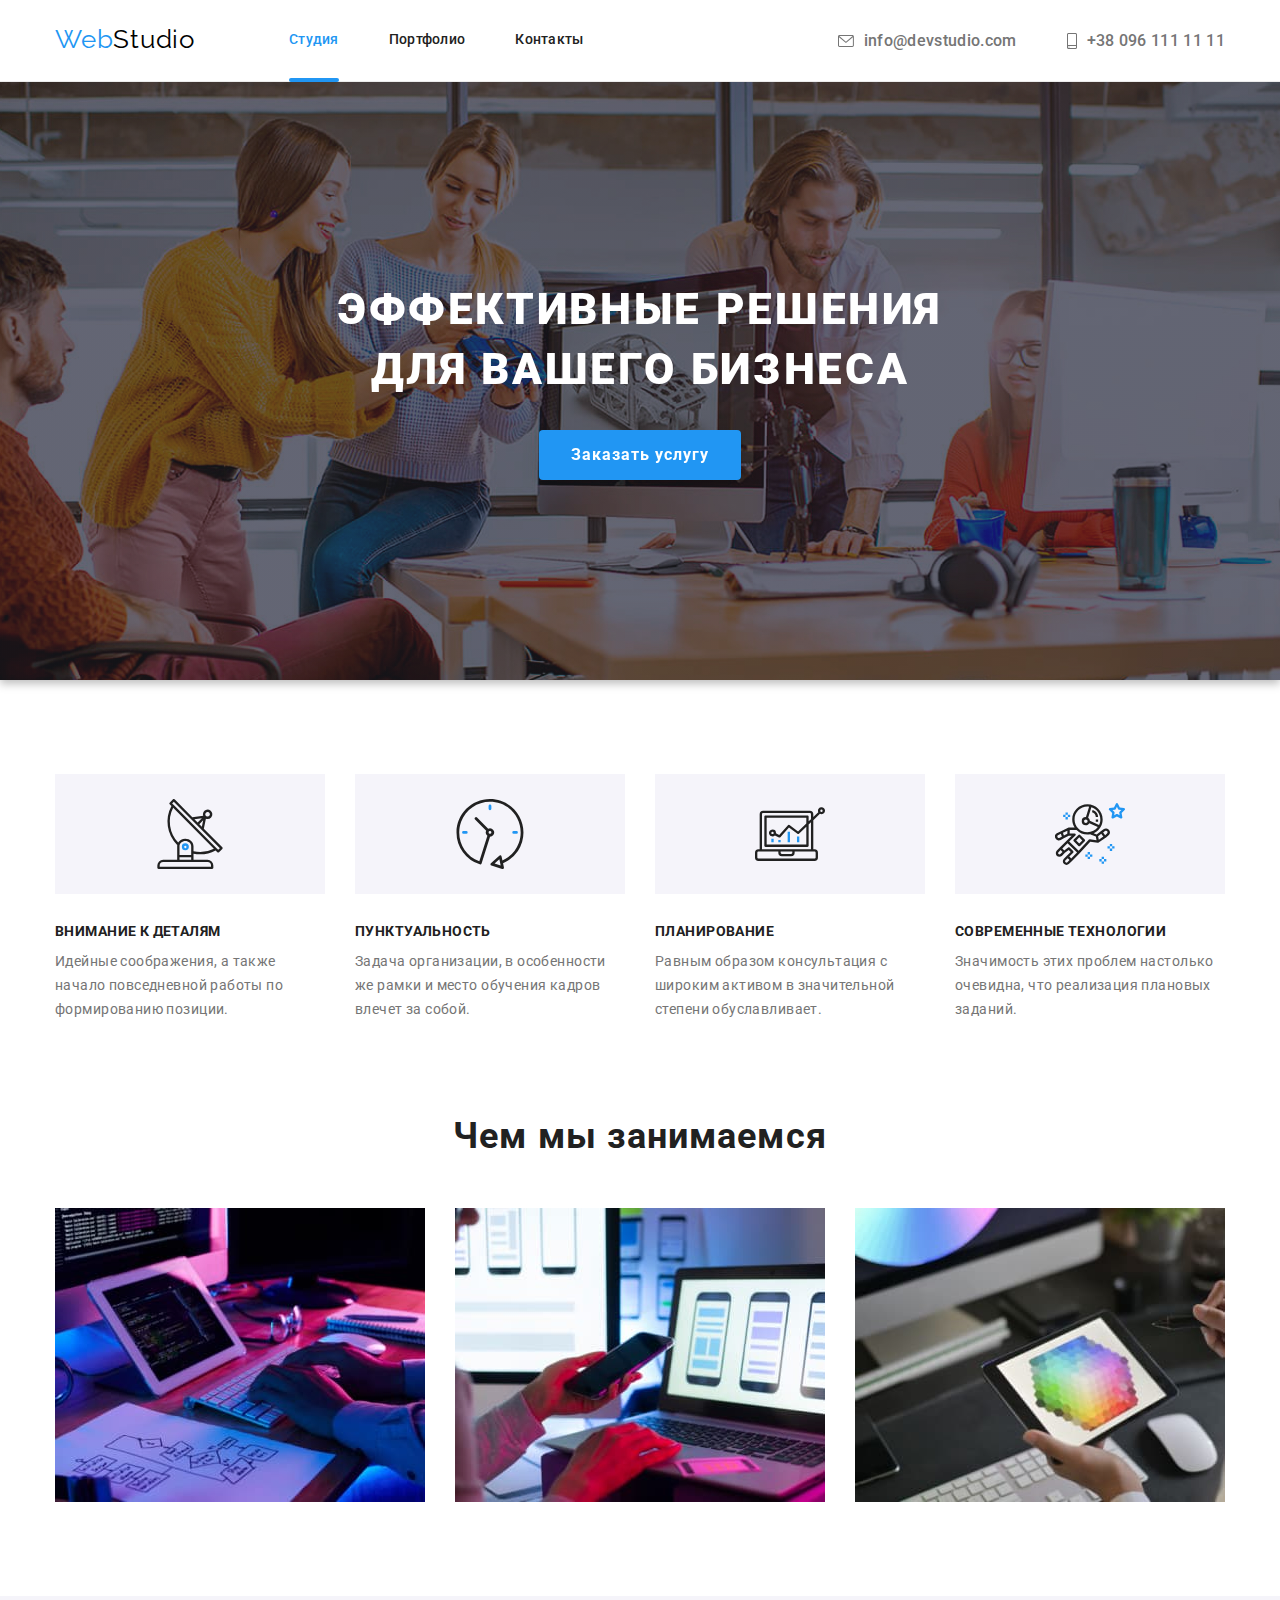
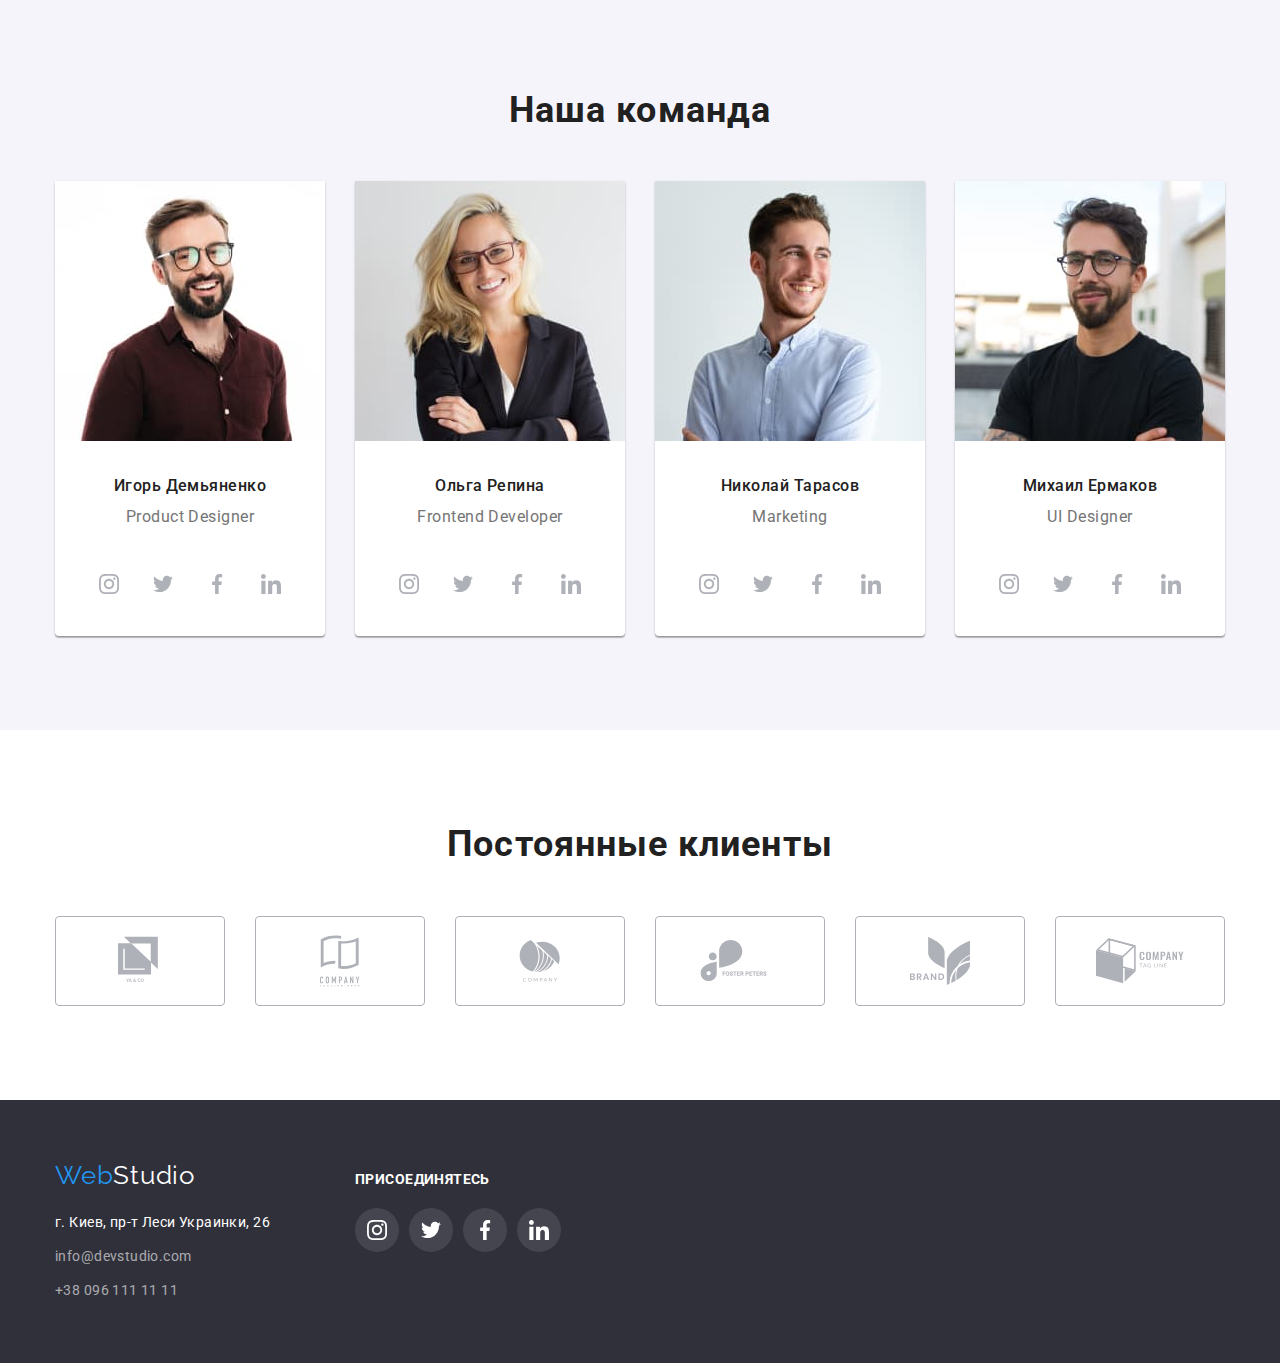
<file: index.html>
<!DOCTYPE html>
<html lang="ru">
  <head>
    <meta charset="UTF-8" />
    <meta http-equiv="X-UA-Compatible" content="IE=edge" />
    <meta name="viewport" content="width=device-width, initial-scale=1.0" />
    <title>WebStudio</title>

    <link
      rel="stylesheet"
      href="https://cdnjs.cloudflare.com/ajax/libs/modern-normalize/1.0.0/modern-normalize.min.css"
    />
    <link rel="preconnect" href="https://fonts.gstatic.com" />
    <link
      href="https://fonts.googleapis.com/css2?family=Raleway:wght@700&family=Roboto:wght@400;500;700;900&display=swap"
      rel="stylesheet"
    />
    <link rel="stylesheet" href="./css/styles.css" />
  </head>
  <body>
    <!--Шапка-->
    <header class="page-header">
      <div class="container div-navigation position">
        <nav class="nav">
          <a class="logo" href="./index.html"><span class="web">Web</span><span class="studio">Studio</span> </a>
          <ul class="menu">
            <li class="menu-item">
              <a class="link current" href="./index.html">Студия</a>
            </li>

            <li class="menu-item">
              <a class="link" href="./portfolio.html">Портфолио</a>
            </li>

            <li class="menu-item">
              <a class="link" href="">Контакты</a>
            </li>
          </ul>
        </nav>

        <ul class="auth-nav">
          <li class="auth-item">
            <a class="auth-link" href="mailto:info@devstudio.com">
              <svg class="link-mail-itam" width="16" height="12">
                <use href="./images/sprite.svg#icon-envelope"></use>
              </svg>
              info@devstudio.com
            </a>
          </li>
          <li class="auth-item">
            <a class="auth-link" href="tel:+380961111111">
              <svg class="link-mail-itam" width="10" height="16">
                <use href="./images/sprite.svg#icon-smartphone"></use>
              </svg>
              +38 096 111 11 11
            </a>
          </li>
        </ul>
      </div>
    </header>

    <!--неповторяющая информ-->
    <main class="main-container">
      <!--SLOGAN-->
      <section class="slogan overlay">
        <div class="container">
          <h1 class="slogan-text">Эффективные решения для вашего бизнеса</h1>
          <button data-modal-open class="btn-slogan" type="button">
            <span class="btn-button">Заказать услугу</span>
          </button>
        </div>
      </section>

      <!--Основные этапы (убрать заголовок "Основные этапы" потом в СSS)-->
      <section class="section">
        <div class="container">
          <h2 class="visually-hidden">Основные этапы</h2>
          <!--  Подзаголовок -->

          <ul class="list-subtitle">
            <li class="subtitle-item antenna">
              <h3 class="subtitle">Внимание к деталям</h3>
              <p class="subtitle-text">
                Идейные соображения, а также начало повседневной работы по формированию позиции.
              </p>
            </li>

            <li class="subtitle-item clock">
              <h3 class="subtitle">Пунктуальность</h3>
              <p class="subtitle-text">
                Задача организации, в особенности же рамки и место обучения кадров влечет за собой.
              </p>
            </li>

            <li class="subtitle-item diagram">
              <h3 class="subtitle">Планирование</h3>
              <p class="subtitle-text">
                Равным образом консультация с широким активом в значительной степени обуславливает.
              </p>
            </li>

            <li class="subtitle-item astronaut">
              <h3 class="subtitle">Современные технологии</h3>
              <p class="subtitle-text">Значимость этих проблем настолько очевидна, что реализация плановых заданий.</p>
            </li>
          </ul>
        </div>
      </section>

      <!--Чем занимаемся-->
      <section class="section section-working">
        <div class="container">
          <h2 class="section-title">Чем мы занимаемся</h2>
          <!-- Изображение занятий -->
          <ul class="working">
            <li class="working-foto">
              <img src="./images/box_1.jpg" width="370" height="294" alt="компьютер" />
            </li>

            <li class="working-foto">
              <img src="./images/box_2.jpg" width="370" height="294" alt="телефон" />
            </li>
            <li class="working-foto">
              <img src="./images/box_3.jpg" width="370" height="294" alt="планшет" />
            </li>
          </ul>
        </div>
      </section>

      <!--Наша команда-->
      <section class="section section-command">
        <div class="container">
          <h2 class="section-title">Наша команда</h2>
          <!-- секция людей -->
          <ul class="section-people">
            <li class="people-item">
              <img class="people-img" src="./images/people/img1.jpg" alt="Игорь Демьяненко" width="270" />
              <div class="people-text">
                <h3 class="people-caption">Игорь Демьяненко</h3>
                <p class="people-desc">Product Designer</p>
              </div>
              <!-- социальные сети -->
              <ul class="people-cards">
                <li class="people-social">
                  <a class="social" href="">
                    <svg class="people-logsocial" width="20px" height="20px">
                      <use href="./images/sprite.svg#icon-instagram"></use>
                    </svg>
                  </a>
                </li>

                <li class="people-social">
                  <a class="social" href="">
                    <svg class="people-logsocial" width="20px" height="20px">
                      <use href="./images/sprite.svg#icon-twitter"></use>
                    </svg>
                  </a>
                </li>

                <li class="people-social">
                  <a class="social" href="">
                    <svg class="people-logsocial" width="20px" height="20px">
                      <use href="./images/sprite.svg#icon-facebook"></use>
                    </svg>
                  </a>
                </li>

                <li class="people-social">
                  <a class="social" href="">
                    <svg class="people-logsocial" width="20px" height="20px">
                      <use href="./images/sprite.svg#icon-linkedin"></use>
                    </svg>
                  </a>
                </li>
              </ul>
            </li>

            <li class="people-item">
              <img class="people-img" src="./images/people/img2.jpg" alt="Ольга Репина" width="270" />
              <div class="people-text">
                <h3 class="people-caption">Ольга Репина</h3>
                <p class="people-desc">Frontend Developer</p>
              </div>

              <ul class="people-cards">
                <li class="people-social">
                  <a class="social" href="">
                    <svg class="people-logsocial" width="20px" height="20px">
                      <use href="./images/sprite.svg#icon-instagram"></use>
                    </svg>
                  </a>
                </li>

                <li class="people-social">
                  <a class="social" href="">
                    <svg class="people-logsocial" width="20px" height="20px">
                      <use href="./images/sprite.svg#icon-twitter"></use>
                    </svg>
                  </a>
                </li>

                <li class="people-social">
                  <a class="social" href="">
                    <svg class="people-logsocial" width="20px" height="20px">
                      <use href="./images/sprite.svg#icon-facebook"></use>
                    </svg>
                  </a>
                </li>

                <li class="people-social">
                  <a class="social" href="">
                    <svg class="people-logsocial" width="20px" height="20px">
                      <use href="./images/sprite.svg#icon-linkedin"></use>
                    </svg>
                  </a>
                </li>
              </ul>
            </li>

            <li class="people-item">
              <img class="people-img" src="./images/people/img3.jpg" alt="Николай Тарасов" width="270" />
              <div class="people-text">
                <h3 class="people-caption">Николай Тарасов</h3>
                <p class="people-desc">Marketing</p>
              </div>

              <ul class="people-cards">
                <li class="people-social">
                  <a class="social" href="">
                    <svg class="people-logsocial" width="20px" height="20px">
                      <use href="./images/sprite.svg#icon-instagram"></use>
                    </svg>
                  </a>
                </li>

                <li class="people-social">
                  <a class="social" href="">
                    <svg class="people-logsocial" width="20px" height="20px">
                      <use href="./images/sprite.svg#icon-twitter"></use>
                    </svg>
                  </a>
                </li>

                <li class="people-social">
                  <a class="social" href="">
                    <svg class="people-logsocial" width="20px" height="20px">
                      <use href="./images/sprite.svg#icon-facebook"></use>
                    </svg>
                  </a>
                </li>

                <li class="people-social">
                  <a class="social" href="">
                    <svg class="people-logsocial" width="20px" height="20px">
                      <use href="./images/sprite.svg#icon-linkedin"></use>
                    </svg>
                  </a>
                </li>
              </ul>
            </li>

            <li class="people-item">
              <img class="people-img" src="./images/people/img4.jpg" alt="Михаил Ермаков" width="270" />
              <div class="people-text">
                <h3 class="people-caption">Михаил Ермаков</h3>
                <p class="people-desc">UI Designer</p>
              </div>

              <ul class="people-cards">
                <li class="people-social">
                  <a class="social" href="">
                    <svg class="people-logsocial" width="20px" height="20px">
                      <use href="./images/sprite.svg#icon-instagram"></use>
                    </svg>
                  </a>
                </li>

                <li class="people-social">
                  <a class="social" href="">
                    <svg class="people-logsocial" width="20px" height="20px">
                      <use href="./images/sprite.svg#icon-twitter"></use>
                    </svg>
                  </a>
                </li>

                <li class="people-social">
                  <a class="social" href="">
                    <svg class="people-logsocial" width="20px" height="20px">
                      <use href="./images/sprite.svg#icon-facebook"></use>
                    </svg>
                  </a>
                </li>

                <li class="people-social">
                  <a class="social" href="">
                    <svg class="people-logsocial" width="20px" height="20px">
                      <use href="./images/sprite.svg#icon-linkedin"></use>
                    </svg>
                  </a>
                </li>
              </ul>
            </li>
          </ul>
        </div>
      </section>

      <!-- Постоянные клиенты -->

      <section class="section">
        <div class="container">
          <h2 class="section-title">Постоянные клиенты</h2>
          <ul class="title-cards">
            <li class="title-social">
              <a class="title-social-logo" href="">
                <svg class="title-logsocial" width="44px" height="50px">
                  <use href="./images/sprite.svg#icon-logo1"></use>
                </svg>
              </a>
            </li>
            <li class="title-social">
              <a class="title-social-logo" href="">
                <svg class="title-logsocial" width="40px" height="52px">
                  <use href="./images/sprite.svg#icon-logo2"></use>
                </svg>
              </a>
            </li>
            <li class="title-social">
              <a class="title-social-logo" href="">
                <svg class="title-logsocial" width="42px" height="42px">
                  <use href="./images/sprite.svg#icon-logo3"></use>
                </svg>
              </a>
            </li>
            <li class="title-social">
              <a class="title-social-logo" href="">
                <svg class="title-logsocial" width="80px" height="42px">
                  <use href="./images/sprite.svg#icon-logo4"></use>
                </svg>
              </a>
            </li>
            <li class="title-social">
              <a class="title-social-logo" href="">
                <svg class="title-logsocial" width="60px" height="48px">
                  <use href="./images/sprite.svg#icon-logo5"></use>
                </svg>
              </a>
            </li>
            <li class="title-social">
              <a class="title-social-logo" href="">
                <svg class="title-logsocial" width="88px" height="46px">
                  <use href="./images/sprite.svg#icon-logo6"></use>
                </svg>
              </a>
            </li>
          </ul>
        </div>
      </section>
    </main>
    <!--Подвал-->
    <footer class="footer">
      <div class="container">
        <ul class="footer-web">
          <li class="footer-webstudio">
            <div class="footer-box-info">
              <a class="webstudi-o" href="./index.html"
                ><span class="web">Web</span><span class="studi-o">Studio</span>
              </a>
              <address class="footer-adress">
                <a
                  class="adress-text"
                  href="https://goo.gl/maps/3bDAXwTy5A2F5pWt9"
                  target="_blank"
                  rel="noopener noreferrer"
                >
                  г. Киев, пр-т Леси Украинки, 26
                </a>
                <ul class="footer-list">
                  <li>
                    <a class="footer-mail" href="mailto:info@devstudio.com">info@devstudio.com</a>
                  </li>

                  <li>
                    <a class="footer-tel" href="tel:+380961111111">+38 096 111 11 11</a>
                  </li>
                </ul>
              </address>
            </div>
          </li>
          <li class="footer-webstudio">
            <div class="footer-box-social">
              <h3 class="footer-title">Присоединятесь</h3>
              <ul class="footer-cards">
                <li class="footer-social">
                  <a class="footer-social-link" href="">
                    <svg class="footer-logsocial" width="20px" height="20px">
                      <use href="./images/sprite.svg#icon-instagram"></use>
                    </svg>
                  </a>
                </li>

                <li class="footer-social">
                  <a class="footer-social-link" href="">
                    <svg class="footer-logsocial" width="20px" height="20px">
                      <use href="./images/sprite.svg#icon-twitter"></use>
                    </svg>
                  </a>
                </li>

                <li class="footer-social">
                  <a class="footer-social-link" href="">
                    <svg class="footer-logsocial" width="20px" height="20px">
                      <use href="./images/sprite.svg#icon-facebook"></use>
                    </svg>
                  </a>
                </li>

                <li class="footer-social">
                  <a class="footer-social-link" href="">
                    <svg class="footer-logsocial" width="20px" height="20px">
                      <use href="./images/sprite.svg#icon-linkedin"></use>
                    </svg>
                  </a>
                </li>
              </ul>
            </div>
          </li>
        </ul>
        <!-- social -->
      </div>
    </footer>
    <div class="backdrop is-hidden" data-modal>
      <div class="modal">
        <button data-modal-close>Закрыть</button>
      </div>
    </div>

    <script src="./js/modal.js"></script>
  </body>
</html>
</file>
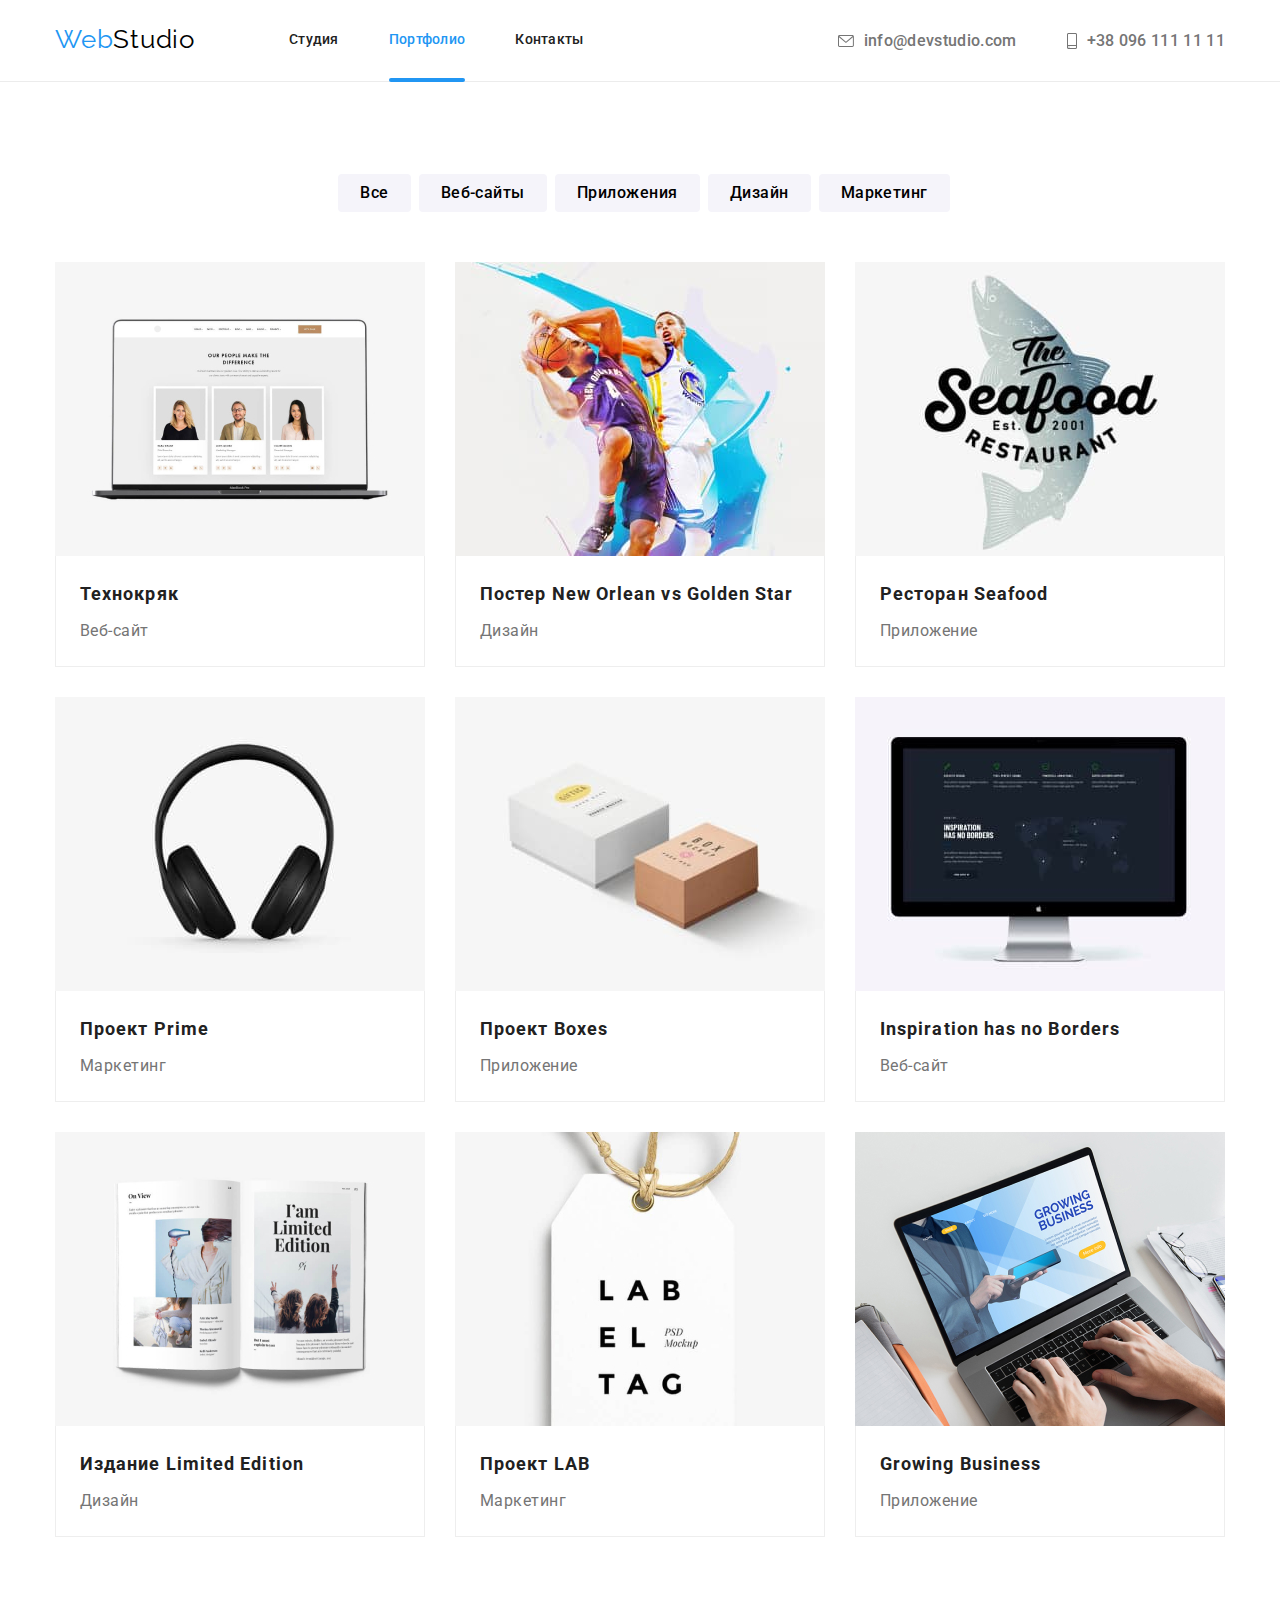
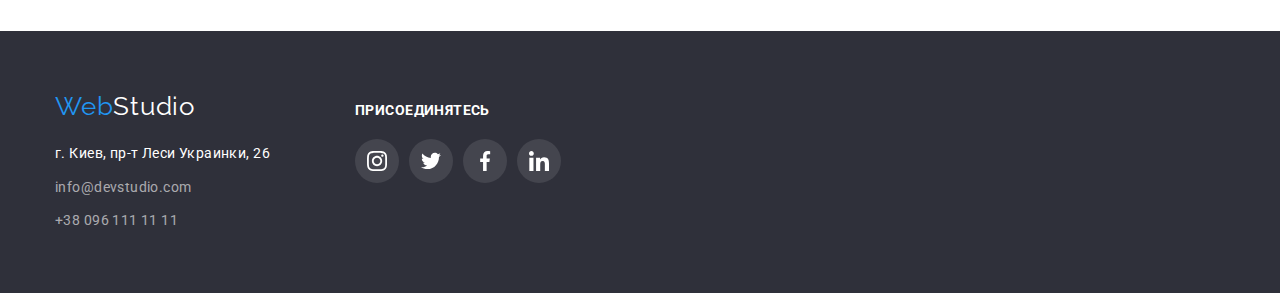
<file: portfolio.html>
<!DOCTYPE html>
<html lang="en">
   <head>
      <meta charset="UTF-8" />
      <meta http-equiv="X-UA-Compatible" content="IE=edge" />
      <meta name="viewport" content="width=device-width, initial-scale=1.0" />
      <title>Portfolio</title>

      <link
         rel="stylesheet"
         href="https://cdnjs.cloudflare.com/ajax/libs/modern-normalize/1.0.0/modern-normalize.min.css"
      />
      <link rel="preconnect" href="https://fonts.gstatic.com" />

      <link
         href="https://fonts.googleapis.com/css2?family=Raleway:wght@700&family=Roboto:wght@400;500;700;900&display=swap"
         rel="stylesheet"
      />

      <link rel="stylesheet" href="./css/styles.css" />
   </head>

   <body>
      <!-- Хедер секция футер -->

      <!-- убрать заголовки от h1 до h3 в css -->
      <h1 class="visually-hidden">--Шапка--</h1>
      <header class="page-header">
         <div class="container div-navigation">
            <nav class="nav">
               <a class="logo" href="./index.html"><span class="web">Web</span><span class="studio">Studio</span> </a>
               <ul class="menu">
                  <li class="menu-item">
                     <a class="link" href="./index.html">Студия</a>
                  </li>

                  <li class="menu-item">
                     <a class="link current" href="./portfolio.html">Портфолио</a>
                  </li>

                  <li class="menu-item">
                     <a class="link" href="">Контакты</a>
                  </li>
               </ul>
            </nav>

            <ul class="auth-nav">
               <li class="auth-item">
                  <a class="auth-link" href="mailto:info@devstudio.com">
                     <svg class="link-mail-itam" width="16" height="12">
                        <use href="./images/sprite.svg#icon-envelope"></use>
                     </svg>
                     info@devstudio.com
                  </a>
               </li>
               <li class="auth-item">
                  <a class="auth-link" href="tel:+380961111111">
                     <svg class="link-mail-itam" width="10" height="16">
                        <use href="./images/sprite.svg#icon-smartphone"></use>
                     </svg>
                     +38 096 111 11 11
                  </a>
               </li>
            </ul>
         </div>
      </header>
      <!-- убрать заголовки от h1 до h3 в css -->
      <main>
         <!-- Контент -->
         <section class="contents">
            <div class="container">
               <h2 class="visually-hidden">Студия</h2>

               <!-- Кнопки -->
               <ul class="buttons">
                  <li>
                     <button class="button" type="button"><span class="button-link">Все</span></button>
                  </li>

                  <li>
                     <button class="button" type="button"><span class="button-link">Веб-сайты</span></button>
                  </li>

                  <li>
                     <button class="button" type="button"><span class="button-link">Приложения</span></button>
                  </li>

                  <li>
                     <button class="button" type="button"><span class="button-link">Дизайн</span></button>
                  </li>

                  <li>
                     <button class="button" type="button"><span class="button-link">Маркетинг</span></button>
                  </li>
               </ul>
               <!-- СПИСОК -->
               <ul class="card-set">
                  <li class="team-item">
                     <a href="">
                        <div class="thumb">
                           <div class="thumb-text">
                              <p class="techno-text">
                                 Технокряк это современная площадка распространения коронавируса. Компании используют
                                 эту платформу для цифрового шпионажа и атак на защищённые сервера конкурентов.
                              </p>
                           </div>
                           <img class="item-img" src="./images/portfolio/img-1.jpg" width="370" alt="Веб-сайт" />
                        </div>
                        <div class="card-div">
                           <h3 class="contents-name">Технокряк</h3>
                           <p class="contents-merch">Веб-сайт</p>
                        </div>
                     </a>
                  </li>

                  <li class="team-item">
                     <a href="">
                        <div class="bo">
                           <img class="item-img" src="./images/portfolio/img-2.jpg" width="370" alt="Дизайн" />
                        </div>
                        <div class="card-div">
                           <h3 class="contents-name">Постер New Orlean vs Golden Star</h3>
                           <p class="contents-merch">Дизайн</p>
                        </div>
                     </a>
                  </li>

                  <li class="team-item">
                     <a href="">
                        <div class="bo">
                           <img class="item-img" src="./images/portfolio/img-3.jpg" width="370" alt="Приложение" />
                        </div>
                        <div class="card-div">
                           <h3 class="contents-name">Ресторан Seafood</h3>
                           <p class="contents-merch">Приложение</p>
                        </div>
                     </a>
                  </li>

                  <li class="team-item">
                     <a href="">
                        <div class="bo">
                           <img class="item-img" src="./images/portfolio/img-4.jpg" width="370" alt="Маркетинг" />
                        </div>
                        <div class="card-div">
                           <h3 class="contents-name">Проект Prime</h3>
                           <p class="contents-merch">Маркетинг</p>
                        </div>
                     </a>
                  </li>

                  <li class="i team-item">
                     <a href="">
                        <div class="bo">
                           <img
                              class="item-img"
                              src="./images/portfolio/img-5.jpg"
                              width="370"
                              alt="Приложение Boxes"
                           />
                        </div>
                        <div class="card-div">
                           <h3 class="contents-name">Проект Boxes</h3>
                           <p class="contents-merch">Приложение</p>
                        </div>
                     </a>
                  </li>

                  <li class="team-item">
                     <a href="">
                        <div class="bo">
                           <img class="item-img" src="./images/portfolio/img-6.jpg" width="370" alt="Веб-сайт" />
                        </div>
                        <div class="card-div">
                           <h3 class="contents-name">Inspiration has no Borders</h3>
                           <p class="contents-merch">Веб-сайт</p>
                        </div>
                     </a>
                  </li>

                  <li class="team-item">
                     <a href="">
                        <div class="bo">
                           <img class="item-img" src="./images/portfolio/img-7.jpg" width="370" alt="Дизайн" />
                        </div>
                        <div class="card-div">
                           <h3 class="contents-name">Издание Limited Edition</h3>
                           <p class="contents-merch">Дизайн</p>
                        </div>
                     </a>
                  </li>

                  <li class="team-item">
                     <a href="">
                        <div class="bo">
                           <img class="item-img" src="./images/portfolio/img-8.jpg" width="370" alt="Маркетинг" />
                        </div>

                        <div class="card-div">
                           <h3 class="contents-name">Проект LAB</h3>
                           <p class="contents-merch">Маркетинг</p>
                        </div>
                     </a>
                  </li>

                  <li class="team-item">
                     <a href="">
                        <div class="bo">
                           <img
                              class="item-img"
                              src="./images/portfolio/img-9.jpg"
                              width="370"
                              alt="Приложение Business"
                           />
                        </div>

                        <div class="card-div">
                           <h3 class="contents-name">Growing Business</h3>
                           <p class="contents-merch">Приложение</p>
                        </div>
                     </a>
                  </li>
               </ul>
            </div>
         </section>
      </main>
      <footer class="footer">
         <div class="container">
            <ul class="footer-web">
               <li class="footer-webstudio">
                  <div class="footer-box-info">
                     <a class="webstudi-o" href="./index.html">
                        <span class="web">Web</span><span class="studi-o">Studio</span>
                     </a>
                     <address class="footer-adress">
                        <a
                           class="adress-text"
                           href="https://goo.gl/maps/3bDAXwTy5A2F5pWt9"
                           target="_blank"
                           rel="noopener noreferrer"
                        >
                           г. Киев, пр-т Леси Украинки, 26
                        </a>
                        <ul class="footer-list">
                           <li>
                              <a class="footer-mail" href="mailto:info@devstudio.com">info@devstudio.com</a>
                           </li>

                           <li>
                              <a class="footer-tel" href="tel:+380961111111">+38 096 111 11 11</a>
                           </li>
                        </ul>
                     </address>
                  </div>
               </li>

               <li class="footer-webstudio">
                  <div class="footer-box-social">
                     <h3 class="footer-title footer-section-title">Присоединятесь</h3>
                     <ul class="footer-cards">
                        <li class="footer-social">
                           <a class="footer-social-link" href="">
                              <svg class="footer-logsocial" width="20px" height="20px">
                                 <use href="./images/sprite.svg#icon-instagram"></use>
                              </svg>
                           </a>
                        </li>

                        <li class="footer-social">
                           <a class="footer-social-link" href="">
                              <svg class="footer-logsocial" width="20px" height="20px">
                                 <use href="./images/sprite.svg#icon-twitter"></use>
                              </svg>
                           </a>
                        </li>

                        <li class="footer-social">
                           <a class="footer-social-link" href="">
                              <svg class="footer-logsocial" width="20px" height="20px">
                                 <use href="./images/sprite.svg#icon-facebook"></use>
                              </svg>
                           </a>
                        </li>

                        <li class="footer-social">
                           <a class="footer-social-link" href="">
                              <svg class="footer-logsocial" width="20px" height="20px">
                                 <use href="./images/sprite.svg#icon-linkedin"></use>
                              </svg>
                           </a>
                        </li>
                     </ul>
                  </div>
               </li>
            </ul>

            <!-- social -->
         </div>
      </footer>
   </body>
</html>
</file>
<file: css/styles.css>
:root {
  --subtittle-text-color: #757575;
  --link-color: #2196f3;
  --site-color: #212121;
  --card-set-gap: 30px;
  --grid-item: 3;
  --fill-acent-color: #afb1b8;
}

html {
  box-sizing: border-box;
}

body {
  font-family: 'Roboto', sans-serif;
  background-color: #ffffff;
  font-style: normal;
  color: #757575;
  padding-top: 80px;
}

ul {
  list-style: none;
  margin: 0;
  padding: 0;
}

a {
  text-decoration: none;
  margin: 0;
  padding: 0;
}

h1,
h2,
h3,
p {
  margin: 0;
  padding: 0;
}

img {
  display: block;
  max-width: 100%;
  height: auto;
}

.section {
  padding-top: 94px;
  padding-bottom: 94px;
}

/* хедер секуия футер */
.container {
  width: 1200px;
  padding-left: 15px;
  padding-right: 15px;
  margin-left: auto;
  margin-right: auto;
}

/* Шапка */
.page-header {
  position: fixed;
  background-color: #ffffff;
  border-bottom: 1px solid #ececec;

  width: 100%;
  min-height: 80px;
  top: 0;
  left: 0;
  z-index: 1;
}

.div-navigation {
  display: flex;
  align-items: center;
}

/* 

*/
.position {
  z-index: 2;
  right: auto;
  left: auto;

  justify-content: center;
  align-items: center;
  background-color: rgb(255, 255, 255);
  background-size: contain;
}
/* 

*/

.nav {
  display: flex;
}

.menu {
  display: flex;
}
.menu-item:not(:last-child) {
  margin-right: 50px;
}

.menu-item {
  position: relative;
}
/* WebStudio */

.logo {
  display: inline-block;
  text-decoration: none;
  padding-top: 24px;
  padding-bottom: 26px;
  margin-right: 94px;
}
.web {
  font-family: Raleway;
  font-size: 26px;
  line-height: 1.19;
  letter-spacing: 0.03em;
  color: var(--link-color);
}

.studio {
  font-family: Raleway;
  font-size: 26px;
  line-height: 1.19;
  letter-spacing: 0.03em;
  color: #000000;
}

/* footer Studio */
.studi-o {
  font-family: Raleway;
  font-size: 26px;
  line-height: 1.19;
  letter-spacing: 0.03em;
  color: #ffffff;
}

/* ссылки на страници*/
.link {
  display: block;
  font-weight: 500;
  font-size: 14px;
  line-height: 1.14;
  letter-spacing: 0.02em;
  color: #212121;
  padding-top: 32px;
  padding-bottom: 32px;
}

/* выделяет профиль на котором сидит юзер */
.link.current {
  color: var(--link-color);
}
.link.current::after {
  content: '';
  position: absolute;
  bottom: 0;
  left: 0;
  width: 100%;
  height: 4px;
  border-radius: 4px;
  
  background-color: var(--link-color);
  margin-bottom: -1px;
}

.link:hover,
.link:focus,
.auth-link:hover,
.auth-link:focus,
.auth-item:focus,
.auth-item:hover,
.link-mail-itam:hover,
.link-mail-itam:focus {
  fill: currentColor;
  color: var(--link-color);
}

/* contacts */

.auth-nav {
  display: flex;
  margin-left: auto;
}

.auth-item:not(:last-child) {
  margin-right: 50px;
}

.link-mail-itam {
  margin-right: 10px;
}
.auth-link {
  display: flex;
  align-items: center;
  padding-top: 32px;
  padding-bottom: 30px;
  color: var(--text-link-color);
  font-weight: 500;
  line-height: 1.14;
  letter-spacing: 0.02em;
  text-decoration: none;
  fill: #757575;
}

/* SLOGAN */

.slogan {
  min-height: 100vh;
  background-color: #000000;
  display: block;
  text-align: center;
  padding-top: 200px;
  padding-bottom: 200px;
  filter: drop-shadow(0px 4px 4px rgba(0, 0, 0, 0.25));
}

.overlay {
  max-width: 1600px;
  min-height: 600px;
  margin-left: auto;
  margin-right: auto;

  background-position: center;
  background-repeat: no-repeat;
  background-image: linear-gradient(to right, rgba(47, 48, 58, 0.4), rgba(47, 48, 58, 0.4)), url('../images/hero.jpg');
}
.slogan-text {
  max-width: 696px;
  /* padding: auto; */
  margin-left: auto;
  margin-right: auto;
  margin-bottom: 30px;
  font-weight: 900;
  font-size: 44px;
  line-height: 1.36;
  text-align: center;
  letter-spacing: 0.06em;
  text-transform: uppercase;
  color: #ffffff;
}

.btn-slogan {
  display: inline-block;
  border-radius: 4px;
  min-width: 200px;
  padding: 10px 32px;
  font-family: inherit;
  border: none;
  cursor: pointer;
  background-color: var(--link-color);
  box-shadow: 0px 4px 4px rgba(0, 0, 0, 0.15);
}

.btn-slogan:focus,
.btn-slogan:hover {
  background-color: #188ce8;
}

.btn-button {
  font-weight: bold;
  font-size: 16px;
  line-height: 1.87;
  letter-spacing: 0.06em;
  color: #ffffff;
}

/* visually-hidden  утилита для убирания текста */
.visually-hidden {
  position: absolute !important;
  clip: rect(1px 1px 1px 1px);
  clip: rect(1px, 1px, 1px, 1px);
  padding: 0 !important;
  border: 0 !important;
  height: 1px !important;
  width: 1px !important;
  overflow: hidden;
}

/* Преймущества подзаголовки- subtitle */

.list-subtitle {
  display: flex;
  flex-wrap: wrap;
  margin-left: -30px;
}

.subtitle-item {
  flex-basis: calc((100% - 30px * 4) / 4);
  margin-left: 30px;
}

.subtitle-item::before {
  display: block;
  content: '';
  height: 120px;
  background-color: #f5f4fa;
  margin-bottom: 30px;
  background-position: center;
  background-repeat: no-repeat;
}
/* иконки */
.antenna::before {
  background-image: url('../images/icons/antenna.svg');
}

.clock::before {
  background-image: url('../images/icons/clock.svg');
}

.diagram::before {
  background-image: url('../images/icons/diagram.svg');
}

.astronaut::before {
  background-image: url('../images/icons/astronaut.svg');
}
/* подзаголовок > h3 */
.subtitle {
  margin-bottom: 10px;
  list-style: none;
  font-size: 14px;
  line-height: 1.14;
  letter-spacing: 0.03em;
  text-transform: uppercase;
  color: #212121;
}
/* подзаголовок > p */
.subtitle-text {
  font-weight: normal;
  font-size: 14px;
  line-height: 1.71;
  letter-spacing: 0.03em;
  color: var(--subtittle-text-color);
}

/* Чем занимаемся */
.section-title {
  margin-bottom: 50px;
  font-weight: bold;
  font-size: 36px;
  line-height: 1.16;
  text-align: center;
  letter-spacing: 0.03em;
  color: #212121;
}
.section-working {
  padding-top: 0;
}

/* список фото */
.working {
  display: flex;
  flex-wrap: wrap;
  margin-left: -30px;
}
.working-foto {
  margin-left: 30px;
  flex-basis: calc((100% - 30px * 3) / 3);
}

/* наша команда, имена*/
.section-command {
  background-color: #f5f4fa;
  text-align: center;
}
.section-people {
  display: flex;
  flex-wrap: wrap;
  margin-left: -30px;
}
.people-item {
  margin-left: 30px;
  flex-basis: calc((100% - 30px * 4) / 4);
  background-color: #ffffff;
  box-shadow: 0px 1px 3px rgba(0, 0, 0, 0.12), 0px 1px 1px rgba(0, 0, 0, 0.14), 0px 2px 1px rgba(0, 0, 0, 0.2);
  border-radius: 0px 0px 4px 4px;
}

/* Описание работы desc */
.people-text {
  padding: 30px 15px;
}
.people-caption {
  cursor: pointer;
  font-style: normal;
  font-weight: 500;
  font-size: 16px;
  line-height: 1.9;
  letter-spacing: 0.03em;
  color: #212121;
}
.people-desc {
  font-size: 16px;
  line-height: 1.9;
  letter-spacing: 0.03em;
  color: #757575;
}

.people-cards {
  display: flex;
  padding-right: 32px;
  padding-left: 32px;
  padding-bottom: 30px;
  margin-left: -10px;
}
/* ссылки - а */
.social {
  display: flex;
  justify-content: center;
  align-items: center;
  border-radius: 50%;
  width: 100%;
  height: 100%;
  border: none;
  fill: #afb1b8;
}

.people-logsocial:hover,
.social:hover,
.people-logsocial:focus,
.social:focus {
  background-color: #2196f3;
  fill: #ffffff;
}

.people-social {
  width: 44px;
  height: 44px;
  margin-left: 10px;
  flex-basis: calc((100% - 40px) / 4);
  background-color: #ffffff;
}

/* Постоянные клиенты */
.title-cards {
  display: inline-flex;
  margin-top: -30px;
  margin-left: -30px;
  list-style: none;
}

.title-social {
  margin-top: 30px;
  margin-left: 30px;
  flex-basis: calc((100% - 180px) / 6);
  width: 170px;
  height: 90px;
}
.title-social-logo {
  display: inline-flex;
  justify-content: center;
  align-items: center;
  width: 100%;
  height: 100%;
  border: 1px solid #afb1b8;
  border-radius: 4px;
  color: #afb1b8;
}
.title-social-logo:hover,
.title-social-logo:focus {
  color: #188ce8;
  border: 1px solid #188ce8;
}

.title-logsocial {
  fill: currentColor;
  background-color: #ffffff;
}

/* ФУТЕр */
.footer {
  padding-top: 60px;
  padding-bottom: 60px;
  background-color: #2f303a;
}

.footer-title {
  font-size: 14px;
  line-height: 1.14;
  letter-spacing: 0.03em;
  text-transform: uppercase;
  color: #ffffff;
  margin-bottom: 20px;
  padding-top: 12px;
}
.footer-cards {
  display: flex;
  justify-content: center;
  align-items: center;
  list-style: none;
  /* min-width: 206px;
  min-height: 44px; */
}

/*  */
.footer-social {
  border-radius: 50%;
  width: 44px;
  height: 44px;
  background-color: rgba(255, 255, 255, 0.1);
}
.footer-social-link {
  display: flex;
  justify-content: center;
  align-items: center;
  border-radius: 50%;
  width: 100%;
  height: 100%;
  border: none;
  color: #ffffff;
}

.footer-logsocial {
  fill: currentColor;
}
.footer-social-link:hover,
.footer-social-link:focus {
  background-color: #2196f3;
  color: #ffffff;
}

.webstudi-o {
  display: inline-block;
  margin-bottom: 20px;
}

.adress-text {
  display: inline-block;
  font-style: normal;
  font-size: 14px;
  line-height: 1.71;
  letter-spacing: 0.03em;
  color: #ffffff;
  margin-bottom: 10px;
}

.adress-text:hover {
  color: aquamarine;
}
.footer-mail {
  display: inline-block;
  font-style: normal;
  font-size: 14px;
  line-height: 1.71;
  letter-spacing: 0.03em;
  color: rgba(255, 255, 255, 0.6);
  margin-bottom: 10px;
}
.footer-tel {
  display: inline-block;
  font-style: normal;
  font-size: 14px;
  line-height: 1.71;
  letter-spacing: 0.03em;
  color: rgba(255, 255, 255, 0.6);
}

.footer-mail:hover,
.footer-mail:focus,
.footer-tel:focus,
.footer-tel:hover {
  color: var(--link-color);
}

.footer-cards {
  display: flex;
  margin-right: -10px;
}
.footer-social {
  flex-basis: calc((100% - 10px * 4) / 4);
  margin-right: 10px;
}

.footer-web {
  display: flex;
  flex-wrap: wrap;
  align-items: baseline;
}
.footer-webstudio {
  display: flex;
  margin-right: 30px;
  flex-basis: calc((50% - 45px) / 2);
}

/* Portfolio!!!!!!!!!!!!!! */

.contents {
  padding-top: 94px;
  padding-bottom: 94px;
  background-color: #ffffff;
}

.buttons {
  display: flex;
  justify-content: center;
  margin-bottom: 50px;
}

.button {
  justify-content: center;
  padding: 6px 22px;
  height: 38px;
  font-family: inherit;
  box-shadow: none;
  border: none;
  cursor: pointer;
  background-color: #f5f4fa;
  border-radius: 4px;
  margin-left: 8px;
}

.button-link {
  font-weight: 500;
  font-size: 16px;
  line-height: 1.62;
  text-align: center;
  letter-spacing: 0.03em;
}

.button:focus,
.button:hover {
  outline: none;
  border: none;
  background-color: var(--link-color);
  color: #ffffff;
  box-shadow: 0px 3px 1px rgba(0, 0, 0, 0.1), 0px 1px 2px rgba(0, 0, 0, 0.08), 0px 2px 2px rgba(0, 0, 0, 0.12);
}

.card-set {
  display: flex;
  flex-wrap: wrap;
  margin-left: -30px;
  margin-top: -30px;
}
.thumb {
  position: relative;
  overflow: hidden;
}
.bo::before {
  display: inline-block;
  position: absolute;
  content: '';
  width: 100%;
  height: 100%;
  background: rgba(33, 150, 243, 0.9);

  opacity: 0;
}

.bo:hover::before {
  opacity: 1;
}

.thumb-text {
  position: absolute;
  top: 0;
  left: 0;
  width: 100%;
  height: 100%;
  transform: translateY(100%);
  transition: transform, background-color;
  transition-duration: 250ms;
  transition-timing-function: cubic-bezier(0.4, 0, 0.2, 1);
}

.techno-text {
  font-style: normal;
  font-weight: normal;
  font-size: 18px;
  line-height: 1.56;
  padding: 63px 24px;
  color: #b72727;
}

.techno-text:hover::before {
  position: absolute;
  color: #bb4c4c;

  opacity: 1;
  z-index: 2;
}
.team-item {
  border-top-right-radius: 4px;
  border-top-left-radius: 4px;
  flex-basis: calc((100% - 30px * var(--grid-item)) / var(--grid-item));
  margin-left: 30px;
  margin-top: 30px;
  position: relative;
}

.team-item:focus,
.team-item:hover {
  box-shadow: 0px 1px 1px rgba(0, 0, 0, 0.12), 0px 4px 4px rgba(0, 0, 0, 0.06), 1px 4px 6px rgba(0, 0, 0, 0.16);
}
.card-div {
  display: block;
  padding: 20px 24px;
  border: 1px solid #eeeeee;
  border-top: none;
}

.item-img {
  display: block;
  max-width: 100%;
  height: auto;
}

.contents-name {
  font-size: 18px;
  line-height: 2;
  letter-spacing: 0.06em;
  color: #212121;
  margin-bottom: 4px;
}

.contents-merch {
  font-size: 16px;
  line-height: 1.87;
  letter-spacing: 0.03em;
  color: #757575;
}

/* backdrop!! */
.backdrop {
  position: fixed;
  top: 0;
  left: 0;
  height: 100%;
  width: 100%;
  background: rgba(0, 0, 0, 0.2);
}
.backdrop.is-hidden {
  opacity: 0;
  pointer-events: none;
}
.modal {
  position: absolute;
  top: 50%;
  left: 50%;
  transform: translate(-50%, -50%);

  min-width: 400px;
  min-height: 700px;
  background-color: #ffffff;
  box-shadow: 0px 1px 3px rgba(0, 0, 0, 0.12), 0px 1px 1px rgba(0, 0, 0, 0.14), 0px 2px 1px rgba(0, 0, 0, 0.2);
  border-radius: 10px;
}
</file>
